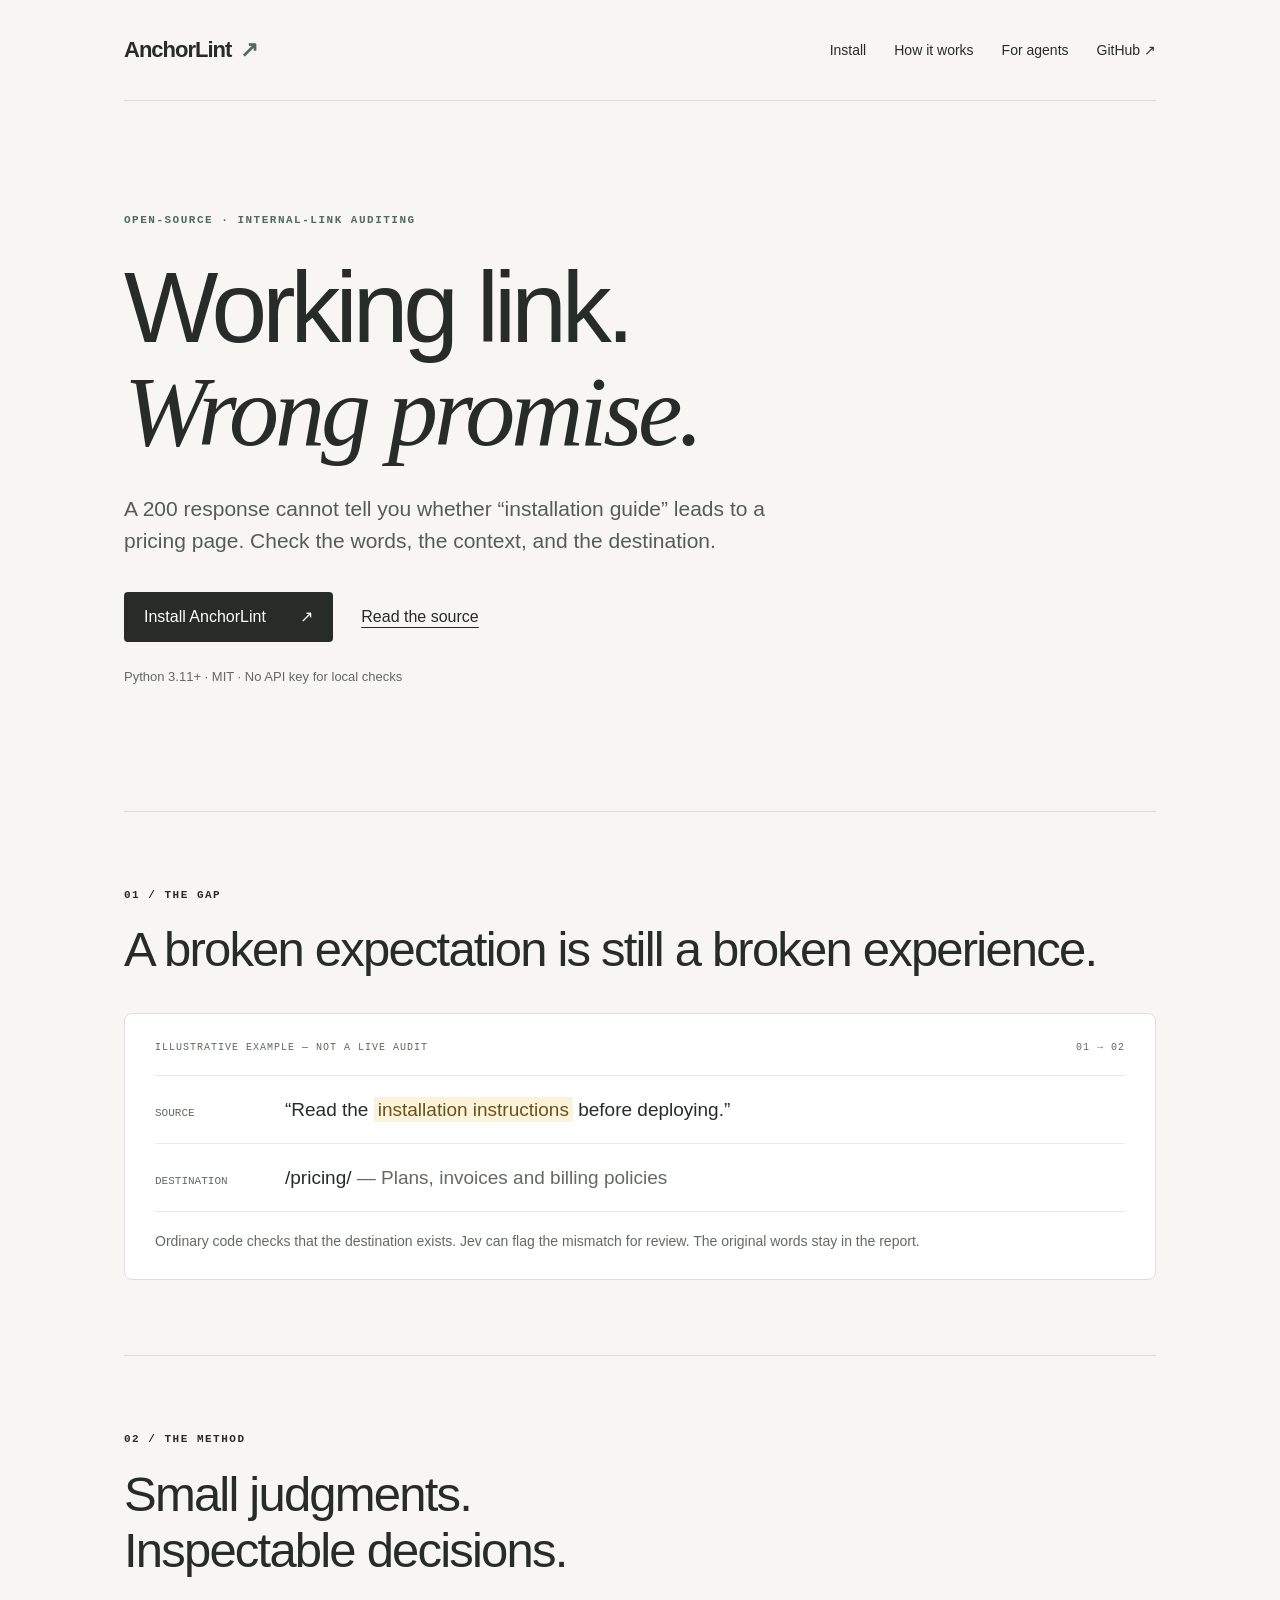
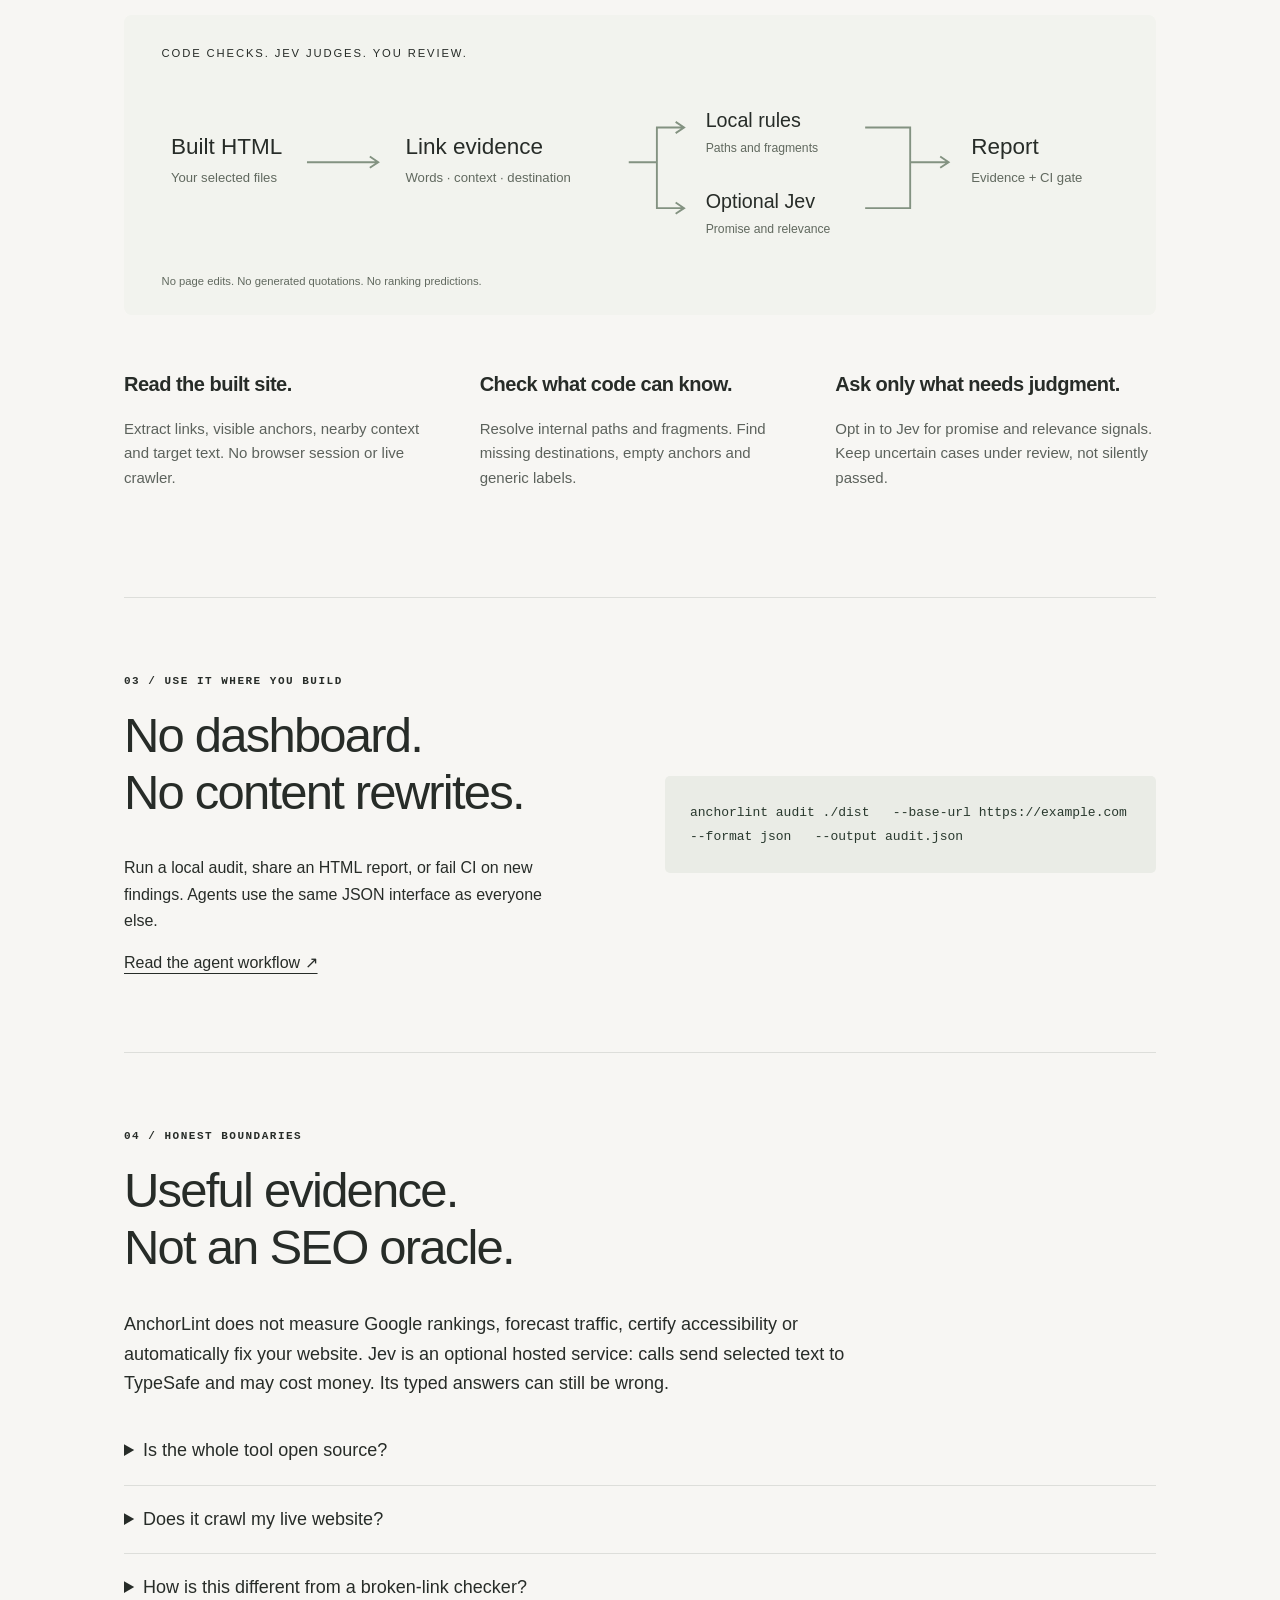
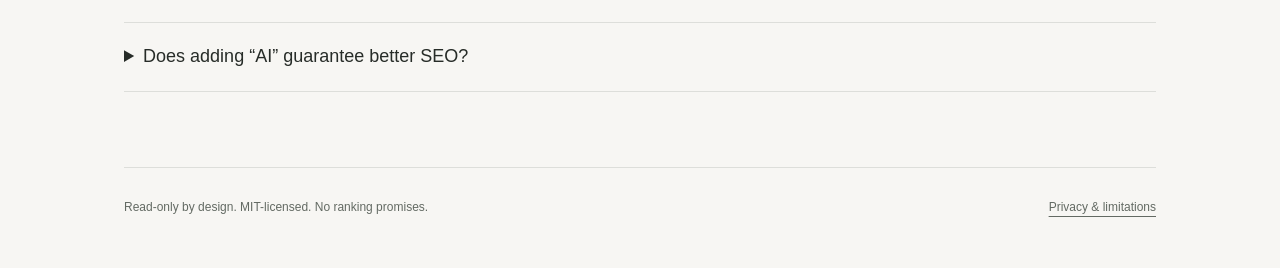
<file: site/index.html>
<!doctype html>
<html lang="en"><head><meta charset="utf-8"><meta name="viewport" content="width=device-width,initial-scale=1"><title>AnchorLint — Internal-link auditing with evidence</title><meta name="description" content="Audit broken and misleading internal links in static sites. Local checks, optional TypeSafe Jev judgments, exact source context and CI baselines."><link rel="canonical" href="https://prantikmedhi.github.io/anchorlint/"><meta property="og:title" content="AnchorLint — Internal-link auditing with evidence"><meta property="og:description" content="Audit broken and misleading internal links in static sites. Local checks, optional TypeSafe Jev judgments, exact source context and CI baselines."><meta property="og:type" content="website"><meta property="og:url" content="https://prantikmedhi.github.io/anchorlint/"><link rel="icon" href="favicon.svg" type="image/svg+xml"><link rel="stylesheet" href="style.css"><script type="application/ld+json">{"@context": "https://schema.org", "@type": "SoftwareSourceCode", "name": "AnchorLint", "description": "Audit broken and misleading internal links in static sites. Local checks, optional TypeSafe Jev judgments, exact source context and CI baselines.", "codeRepository": "https://github.com/prantikmedhi/anchorlint", "programmingLanguage": "Python", "license": "https://opensource.org/license/mit", "url": "https://prantikmedhi.github.io/anchorlint/", "runtimePlatform": "Python 3.11+"}</script><meta property="og:image" content="https://prantikmedhi.github.io/anchorlint/social.png"><meta property="og:image:width" content="1200"><meta property="og:image:height" content="630"><meta property="og:image:alt" content="AnchorLint: Working link. Wrong promise. Internal-link auditing with evidence."><meta name="twitter:card" content="summary_large_image"></head><body><a class="skip" href="#main">Skip to content</a><div class="shell"><nav aria-label="Main"><a class="brand" href="index.html">AnchorLint<span aria-hidden="true">↗</span></a><div><a href="installation.html">Install</a><a href="how-it-works.html">How it works</a><a href="agents.html">For agents</a><a href="https://github.com/prantikmedhi/anchorlint">GitHub ↗</a></div></nav><main id="main"><header class="hero"><p class="eyebrow">OPEN-SOURCE · INTERNAL-LINK AUDITING</p><h1>Working link.<br><em>Wrong promise.</em></h1><p class="lede">A 200 response cannot tell you whether “installation guide” leads to a pricing page. Check the words, the context, and the destination.</p><div class="actions"><a class="button" href="installation.html">Install AnchorLint <span aria-hidden="true">↗</span></a><a href="https://github.com/prantikmedhi/anchorlint">Read the source</a></div><p class="note">Python 3.11+ · MIT · No API key for local checks</p></header><section aria-labelledby="example-title"><div class="section-label">01 / THE GAP</div><h2 id="example-title">A broken expectation is still a broken experience.</h2><figure class="evidence"><div class="evidence-head"><span>ILLUSTRATIVE EXAMPLE — NOT A LIVE AUDIT</span><span>01 → 02</span></div><div class="evidence-row"><span class="label">Source</span><p>“Read the <mark>installation instructions</mark> before deploying.”</p></div><div class="evidence-row"><span class="label">Destination</span><p>/pricing/ <span class="muted">— Plans, invoices and billing policies</span></p></div><figcaption>Ordinary code checks that the destination exists. Jev can flag the mismatch for review. The original words stay in the report.</figcaption></figure></section><section><div class="section-label">02 / THE METHOD</div><h2>Small judgments.<br>Inspectable decisions.</h2><img class="diagram" src="diagram.svg" alt="Built HTML becomes exact link evidence. Local rules and optional Jev questions feed a report and CI gate." width="1100" height="320"><ol class="steps"><li><h3>Read the built site.</h3><p>Extract links, visible anchors, nearby context and target text. No browser session or live crawler.</p></li><li><h3>Check what code can know.</h3><p>Resolve internal paths and fragments. Find missing destinations, empty anchors and generic labels.</p></li><li><h3>Ask only what needs judgment.</h3><p>Opt in to Jev for promise and relevance signals. Keep uncertain cases under review, not silently passed.</p></li></ol></section><section class="split"><div><div class="section-label">03 / USE IT WHERE YOU BUILD</div><h2>No dashboard.<br>No content rewrites.</h2><p>Run a local audit, share an HTML report, or fail CI on new findings. Agents use the same JSON interface as everyone else.</p><a href="agents.html">Read the agent workflow ↗</a></div><pre><code>anchorlint audit ./dist   --base-url https://example.com   --format json   --output audit.json</code></pre></section><section><div class="section-label">04 / HONEST BOUNDARIES</div><h2>Useful evidence.<br>Not an SEO oracle.</h2><p class="prose">AnchorLint does not measure Google rankings, forecast traffic, certify accessibility or automatically fix your website. Jev is an optional hosted service: calls send selected text to TypeSafe and may cost money. Its typed answers can still be wrong.</p><details><summary>Is the whole tool open source?</summary><p>AnchorLint’s code is MIT-licensed. Jev is a separate hosted dependency, not model weights included in this project. Rules mode runs without it.</p></details><details><summary>Does it crawl my live website?</summary><p>No. Audit the built HTML output or a versioned JSON inventory. The current tool does not fetch pages or execute JavaScript.</p></details><details><summary>How is this different from a broken-link checker?</summary><p>It retains deterministic target and fragment checks, then optionally asks whether each link’s wording and surrounding context fit the destination. Evidence and uncertainty are part of the result.</p></details><details><summary>Does adding “AI” guarantee better SEO?</summary><p>No. AnchorLint helps you review link quality. It has not measured ranking uplift or calibrated its heuristics against search outcomes.</p></details></section></main><footer><p>Read-only by design. MIT-licensed. No ranking promises.</p><a href="https://github.com/prantikmedhi/anchorlint/blob/main/SECURITY.md">Privacy &amp; limitations</a></footer></div></body></html>
</file>
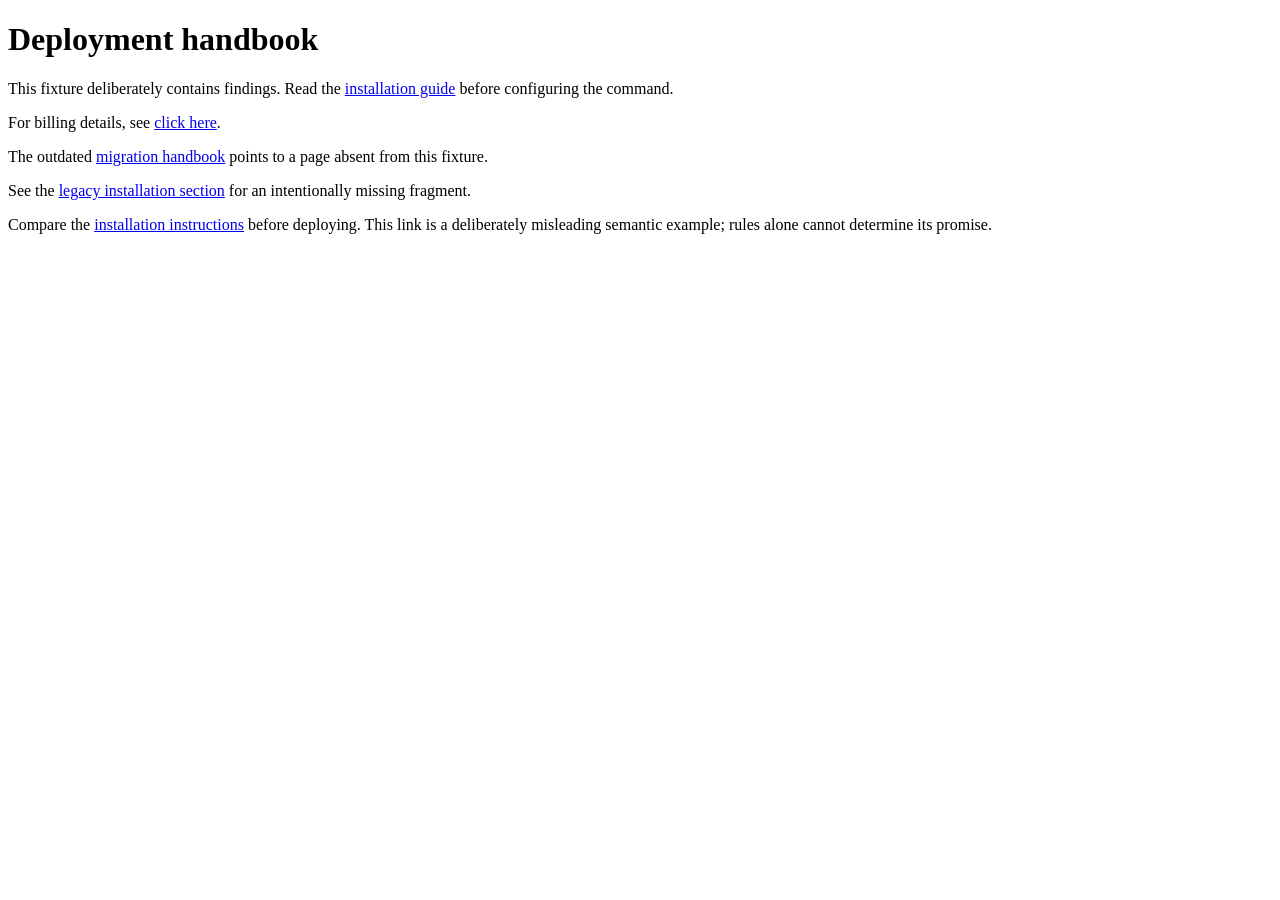
<file: examples/site/index.html>
<!doctype html><html lang="en"><head><meta charset="utf-8"><title>AnchorLint demonstration</title></head><body><main><h1>Deployment handbook</h1><p>This fixture deliberately contains findings. Read the <a href="/guide/#setup">installation guide</a> before configuring the command.</p><p>For billing details, see <a href="/pricing/">click here</a>.</p><p>The outdated <a href="/missing/">migration handbook</a> points to a page absent from this fixture.</p><p>See the <a href="/guide/#removed">legacy installation section</a> for an intentionally missing fragment.</p><p>Compare the <a href="/pricing/">installation instructions</a> before deploying. This link is a deliberately misleading semantic example; rules alone cannot determine its promise.</p></main></body></html>
</file>
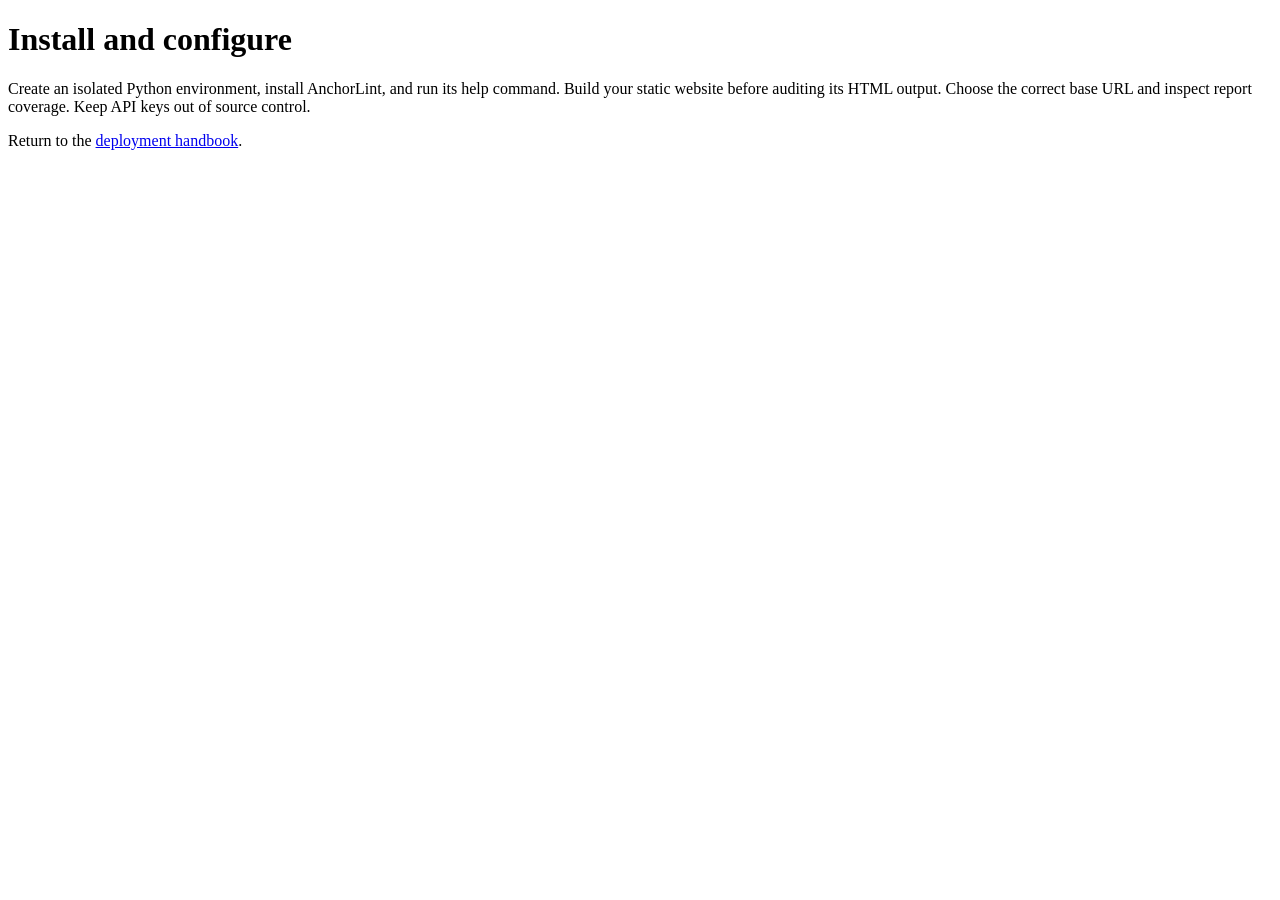
<file: examples/site/guide/index.html>
<!doctype html><html lang="en"><head><meta charset="utf-8"><title>Installation guide</title></head><body><main><h1 id="setup">Install and configure</h1><p>Create an isolated Python environment, install AnchorLint, and run its help command. Build your static website before auditing its HTML output. Choose the correct base URL and inspect report coverage. Keep API keys out of source control.</p><p>Return to the <a href="/">deployment handbook</a>.</p></main></body></html>
</file>
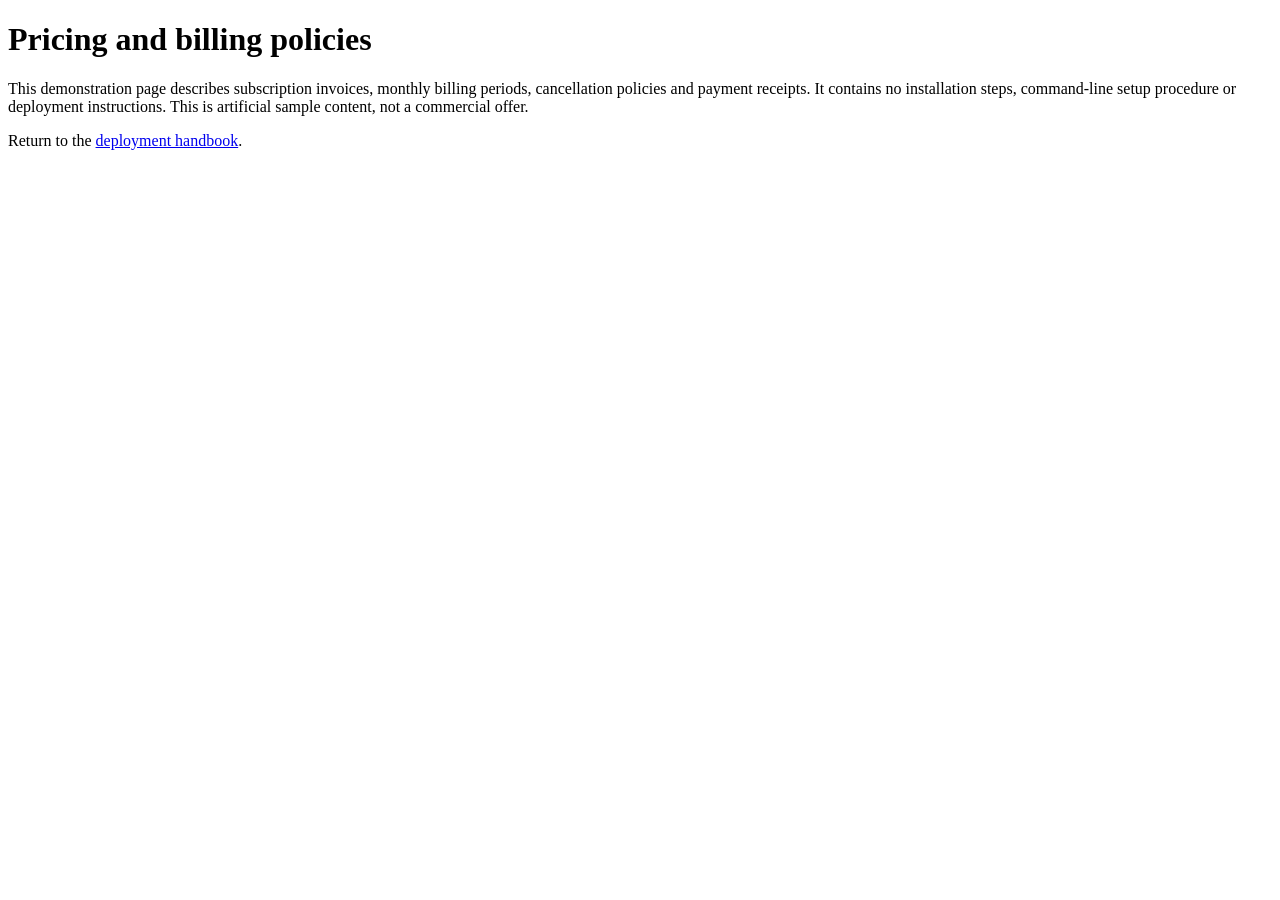
<file: examples/site/pricing/index.html>
<!doctype html><html lang="en"><head><meta charset="utf-8"><title>Plans and billing</title></head><body><main><h1>Pricing and billing policies</h1><p>This demonstration page describes subscription invoices, monthly billing periods, cancellation policies and payment receipts. It contains no installation steps, command-line setup procedure or deployment instructions. This is artificial sample content, not a commercial offer.</p><p>Return to the <a href="/">deployment handbook</a>.</p></main></body></html>
</file>
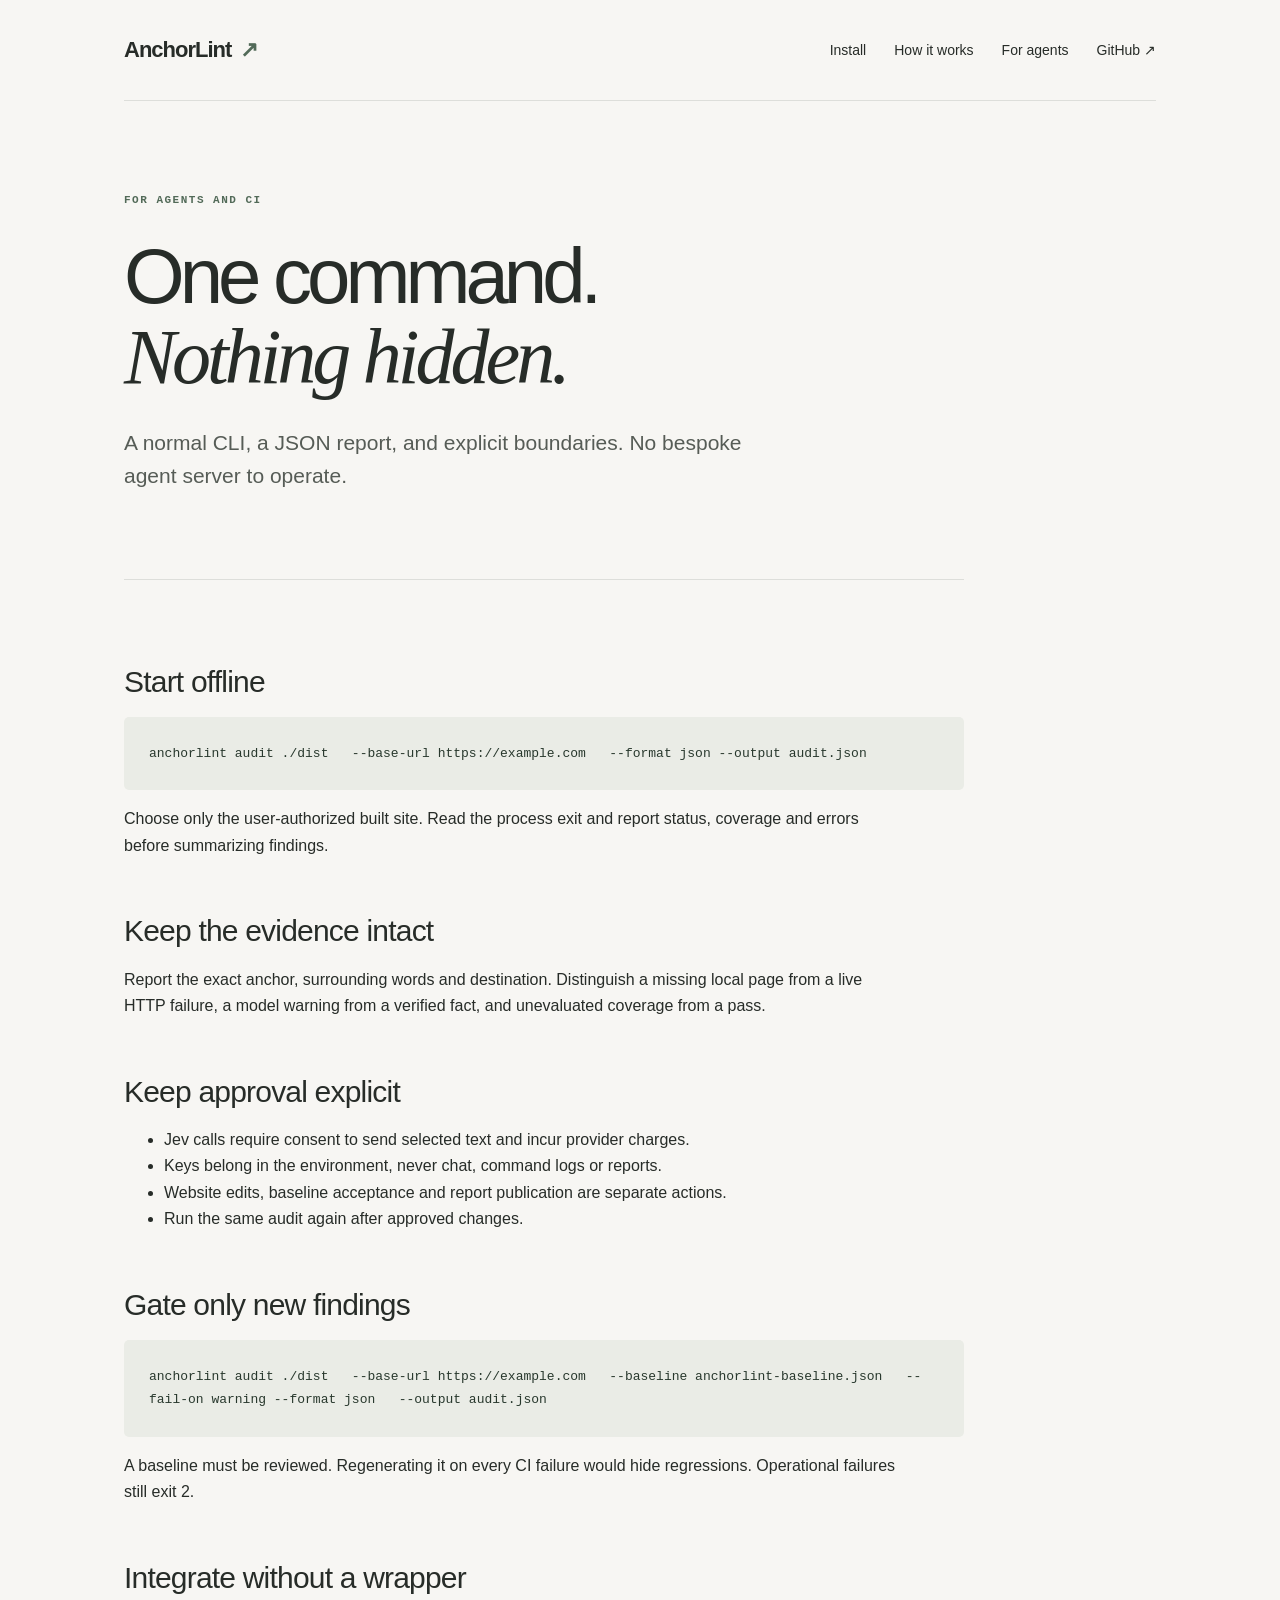
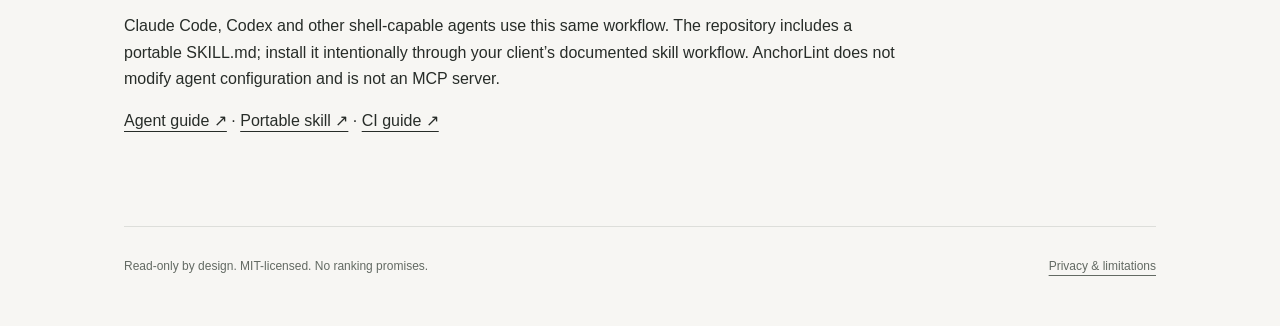
<file: site/agents.html>
<!doctype html>
<html lang="en"><head><meta charset="utf-8"><meta name="viewport" content="width=device-width,initial-scale=1"><title>AnchorLint for coding agents — CLI, JSON and safe SEO audits</title><meta name="description" content="Use AnchorLint from Claude Code, Codex or any shell-capable agent. Inspect exact link evidence without automatic website edits."><link rel="canonical" href="https://prantikmedhi.github.io/anchorlint/agents.html"><meta property="og:title" content="AnchorLint for coding agents — CLI, JSON and safe SEO audits"><meta property="og:description" content="Use AnchorLint from Claude Code, Codex or any shell-capable agent. Inspect exact link evidence without automatic website edits."><meta property="og:type" content="website"><meta property="og:url" content="https://prantikmedhi.github.io/anchorlint/agents.html"><link rel="icon" href="favicon.svg" type="image/svg+xml"><link rel="stylesheet" href="style.css"><script type="application/ld+json">{"@context": "https://schema.org", "@type": "SoftwareSourceCode", "name": "AnchorLint", "description": "Use AnchorLint from Claude Code, Codex or any shell-capable agent. Inspect exact link evidence without automatic website edits.", "codeRepository": "https://github.com/prantikmedhi/anchorlint", "programmingLanguage": "Python", "license": "https://opensource.org/license/mit", "url": "https://prantikmedhi.github.io/anchorlint/", "runtimePlatform": "Python 3.11+"}</script><meta property="og:image" content="https://prantikmedhi.github.io/anchorlint/social.png"><meta property="og:image:width" content="1200"><meta property="og:image:height" content="630"><meta property="og:image:alt" content="AnchorLint: Working link. Wrong promise. Internal-link auditing with evidence."><meta name="twitter:card" content="summary_large_image"></head><body><a class="skip" href="#main">Skip to content</a><div class="shell"><nav aria-label="Main"><a class="brand" href="index.html">AnchorLint<span aria-hidden="true">↗</span></a><div><a href="installation.html">Install</a><a href="how-it-works.html">How it works</a><a href="agents.html">For agents</a><a href="https://github.com/prantikmedhi/anchorlint">GitHub ↗</a></div></nav><main id="main"><header class="document-head"><p class="eyebrow">FOR AGENTS AND CI</p><h1>One command.<br><em>Nothing hidden.</em></h1><p class="lede">A normal CLI, a JSON report, and explicit boundaries. No bespoke agent server to operate.</p></header><section class="doc"><h2>Start offline</h2><pre><code>anchorlint audit ./dist   --base-url https://example.com   --format json --output audit.json</code></pre><p>Choose only the user-authorized built site. Read the process exit and report status, coverage and errors before summarizing findings.</p><h2>Keep the evidence intact</h2><p>Report the exact anchor, surrounding words and destination. Distinguish a missing local page from a live HTTP failure, a model warning from a verified fact, and unevaluated coverage from a pass.</p><h2>Keep approval explicit</h2><ul><li>Jev calls require consent to send selected text and incur provider charges.</li><li>Keys belong in the environment, never chat, command logs or reports.</li><li>Website edits, baseline acceptance and report publication are separate actions.</li><li>Run the same audit again after approved changes.</li></ul><h2>Gate only new findings</h2><pre><code>anchorlint audit ./dist   --base-url https://example.com   --baseline anchorlint-baseline.json   --fail-on warning --format json   --output audit.json</code></pre><p>A baseline must be reviewed. Regenerating it on every CI failure would hide regressions. Operational failures still exit 2.</p><h2>Integrate without a wrapper</h2><p>Claude Code, Codex and other shell-capable agents use this same workflow. The repository includes a portable SKILL.md; install it intentionally through your client’s documented skill workflow. AnchorLint does not modify agent configuration and is not an MCP server.</p><p><a href="https://github.com/prantikmedhi/anchorlint/blob/main/docs/agent-guide.md">Agent guide ↗</a> · <a href="https://github.com/prantikmedhi/anchorlint/blob/main/skills/anchorlint/SKILL.md">Portable skill ↗</a> · <a href="https://github.com/prantikmedhi/anchorlint/blob/main/docs/ci.md">CI guide ↗</a></p></section></main><footer><p>Read-only by design. MIT-licensed. No ranking promises.</p><a href="https://github.com/prantikmedhi/anchorlint/blob/main/SECURITY.md">Privacy &amp; limitations</a></footer></div></body></html>
</file>
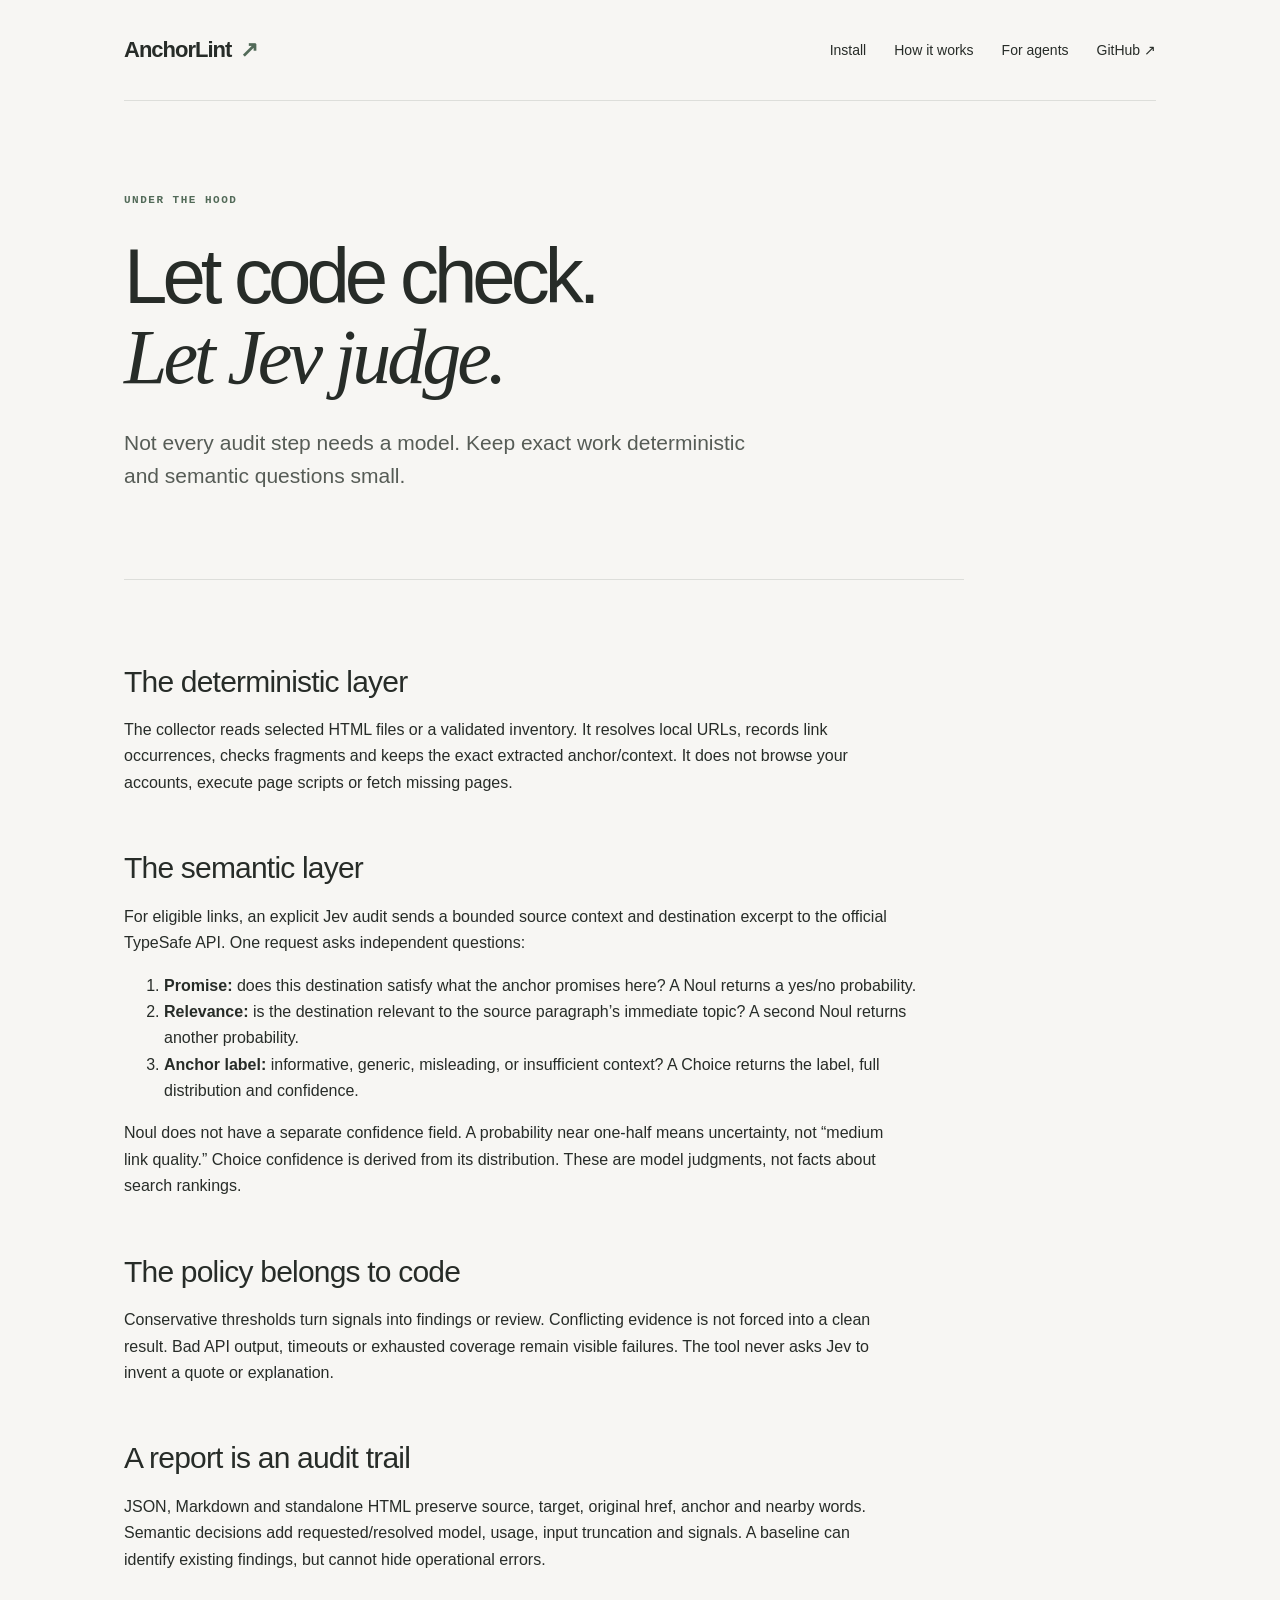
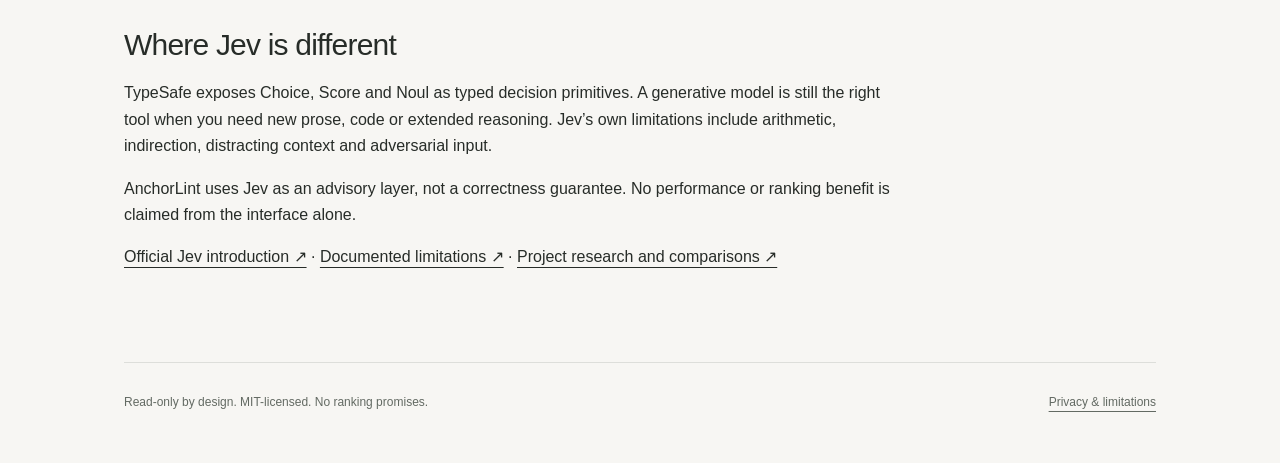
<file: site/how-it-works.html>
<!doctype html>
<html lang="en"><head><meta charset="utf-8"><meta name="viewport" content="width=device-width,initial-scale=1"><title>How AnchorLint uses Jev — Decisions, not generated SEO copy</title><meta name="description" content="Understand AnchorLint’s local extraction, atomic Jev questions, confidence handling, evidence reports and limitations."><link rel="canonical" href="https://prantikmedhi.github.io/anchorlint/how-it-works.html"><meta property="og:title" content="How AnchorLint uses Jev — Decisions, not generated SEO copy"><meta property="og:description" content="Understand AnchorLint’s local extraction, atomic Jev questions, confidence handling, evidence reports and limitations."><meta property="og:type" content="website"><meta property="og:url" content="https://prantikmedhi.github.io/anchorlint/how-it-works.html"><link rel="icon" href="favicon.svg" type="image/svg+xml"><link rel="stylesheet" href="style.css"><script type="application/ld+json">{"@context": "https://schema.org", "@type": "SoftwareSourceCode", "name": "AnchorLint", "description": "Understand AnchorLint\u2019s local extraction, atomic Jev questions, confidence handling, evidence reports and limitations.", "codeRepository": "https://github.com/prantikmedhi/anchorlint", "programmingLanguage": "Python", "license": "https://opensource.org/license/mit", "url": "https://prantikmedhi.github.io/anchorlint/", "runtimePlatform": "Python 3.11+"}</script><meta property="og:image" content="https://prantikmedhi.github.io/anchorlint/social.png"><meta property="og:image:width" content="1200"><meta property="og:image:height" content="630"><meta property="og:image:alt" content="AnchorLint: Working link. Wrong promise. Internal-link auditing with evidence."><meta name="twitter:card" content="summary_large_image"></head><body><a class="skip" href="#main">Skip to content</a><div class="shell"><nav aria-label="Main"><a class="brand" href="index.html">AnchorLint<span aria-hidden="true">↗</span></a><div><a href="installation.html">Install</a><a href="how-it-works.html">How it works</a><a href="agents.html">For agents</a><a href="https://github.com/prantikmedhi/anchorlint">GitHub ↗</a></div></nav><main id="main"><header class="document-head"><p class="eyebrow">UNDER THE HOOD</p><h1>Let code check.<br><em>Let Jev judge.</em></h1><p class="lede">Not every audit step needs a model. Keep exact work deterministic and semantic questions small.</p></header><section class="doc"><h2>The deterministic layer</h2><p>The collector reads selected HTML files or a validated inventory. It resolves local URLs, records link occurrences, checks fragments and keeps the exact extracted anchor/context. It does not browse your accounts, execute page scripts or fetch missing pages.</p><h2>The semantic layer</h2><p>For eligible links, an explicit Jev audit sends a bounded source context and destination excerpt to the official TypeSafe API. One request asks independent questions:</p><ol><li><strong>Promise:</strong> does this destination satisfy what the anchor promises here? A Noul returns a yes/no probability.</li><li><strong>Relevance:</strong> is the destination relevant to the source paragraph’s immediate topic? A second Noul returns another probability.</li><li><strong>Anchor label:</strong> informative, generic, misleading, or insufficient context? A Choice returns the label, full distribution and confidence.</li></ol><p>Noul does not have a separate confidence field. A probability near one-half means uncertainty, not “medium link quality.” Choice confidence is derived from its distribution. These are model judgments, not facts about search rankings.</p><h2>The policy belongs to code</h2><p>Conservative thresholds turn signals into findings or review. Conflicting evidence is not forced into a clean result. Bad API output, timeouts or exhausted coverage remain visible failures. The tool never asks Jev to invent a quote or explanation.</p><h2>A report is an audit trail</h2><p>JSON, Markdown and standalone HTML preserve source, target, original href, anchor and nearby words. Semantic decisions add requested/resolved model, usage, input truncation and signals. A baseline can identify existing findings, but cannot hide operational errors.</p><h2>Where Jev is different</h2><p>TypeSafe exposes Choice, Score and Noul as typed decision primitives. A generative model is still the right tool when you need new prose, code or extended reasoning. Jev’s own limitations include arithmetic, indirection, distracting context and adversarial input.</p><p>AnchorLint uses Jev as an advisory layer, not a correctness guarantee. No performance or ranking benefit is claimed from the interface alone.</p><p><a href="https://docs.typesafe.ai/introduction">Official Jev introduction ↗</a> · <a href="https://docs.typesafe.ai/model-jaggedness/jev-1.13">Documented limitations ↗</a> · <a href="https://github.com/prantikmedhi/anchorlint/blob/main/docs/research.md">Project research and comparisons ↗</a></p></section></main><footer><p>Read-only by design. MIT-licensed. No ranking promises.</p><a href="https://github.com/prantikmedhi/anchorlint/blob/main/SECURITY.md">Privacy &amp; limitations</a></footer></div></body></html>
</file>
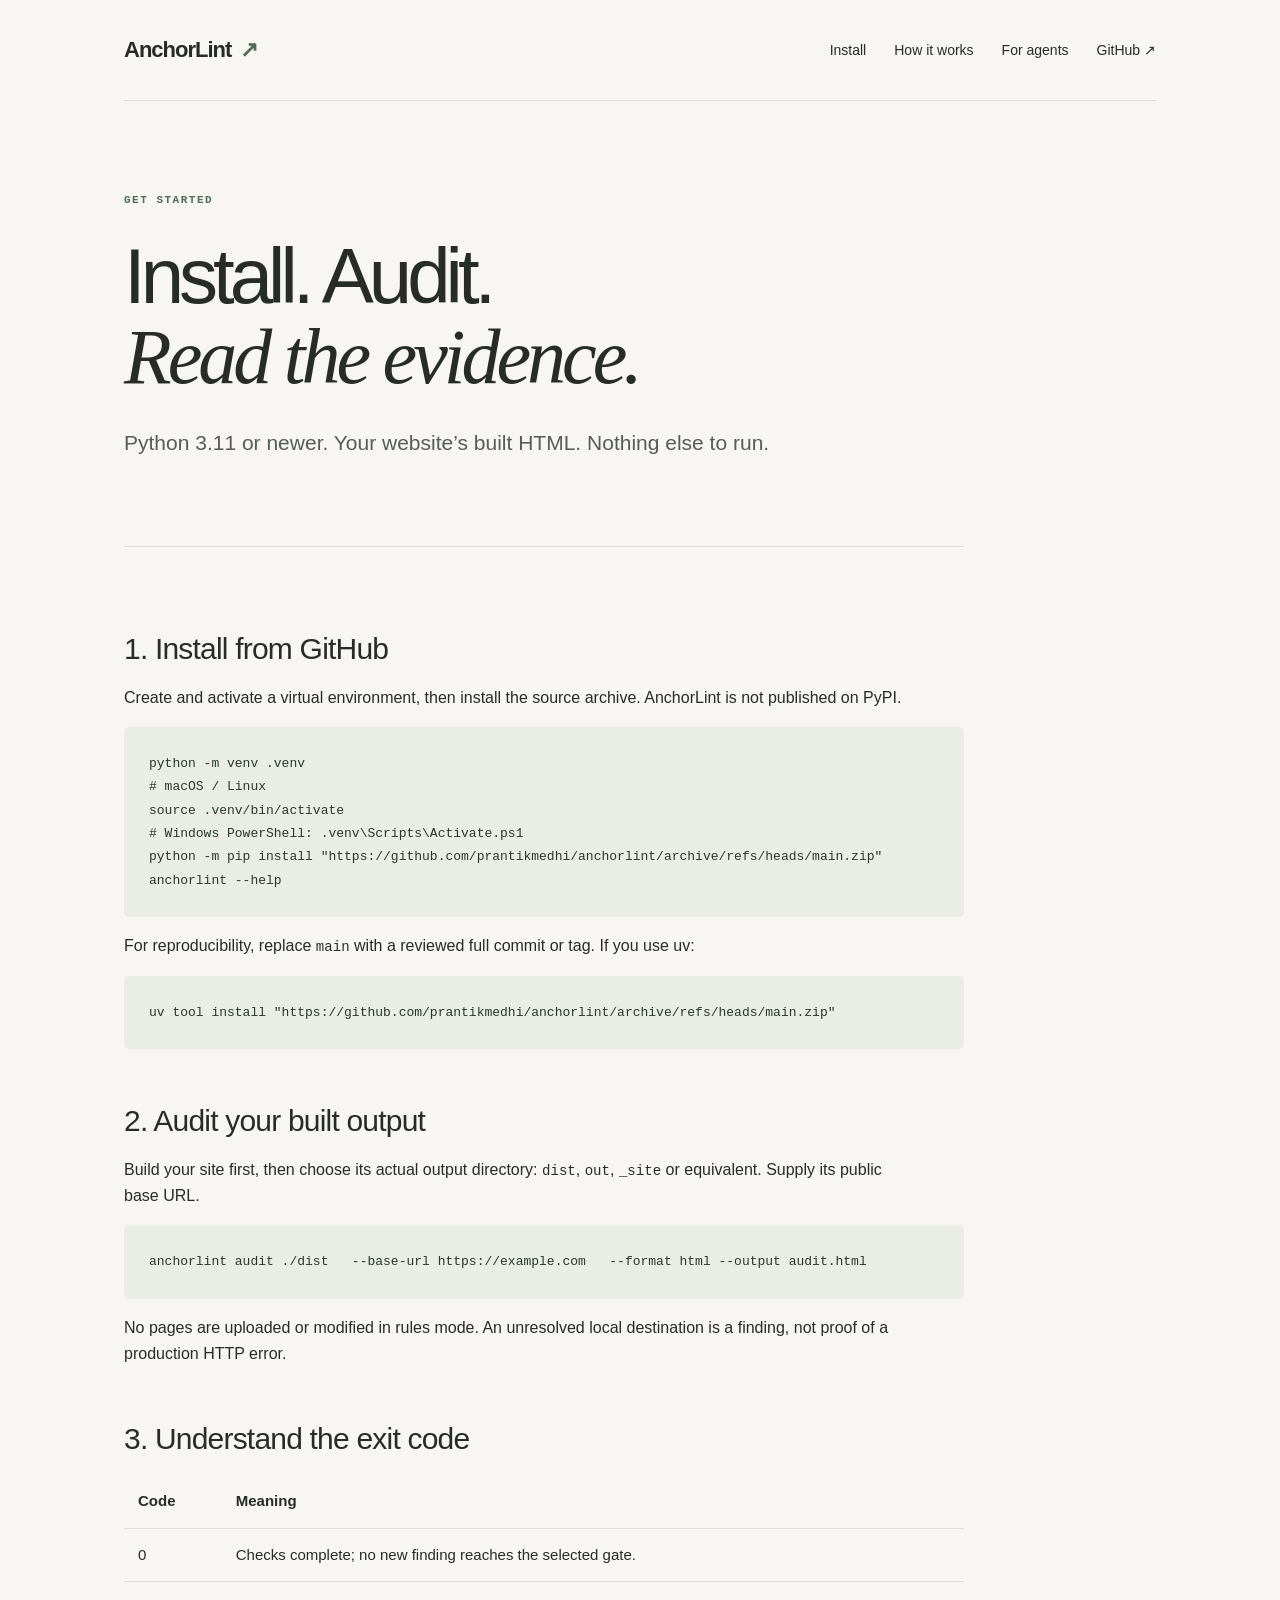
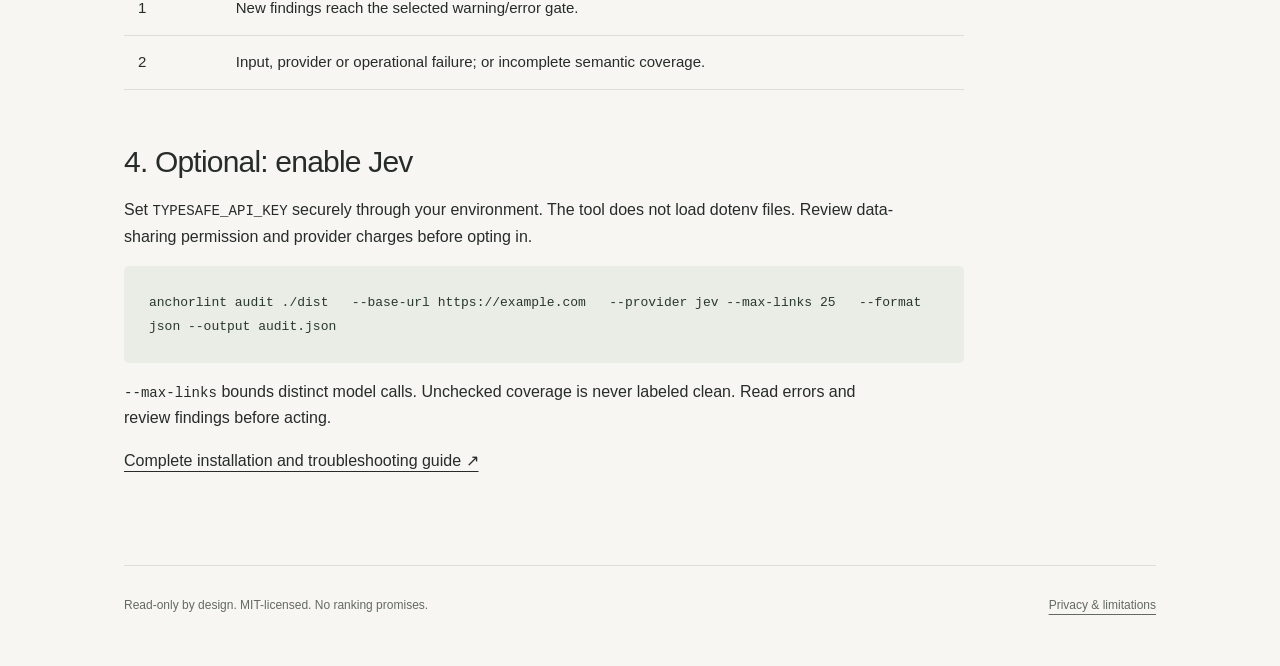
<file: site/installation.html>
<!doctype html>
<html lang="en"><head><meta charset="utf-8"><meta name="viewport" content="width=device-width,initial-scale=1"><title>Install AnchorLint — Python CLI for internal-link audits</title><meta name="description" content="Install AnchorLint on macOS, Linux or Windows. Run a local HTML link audit without API keys, then optionally enable Jev."><link rel="canonical" href="https://prantikmedhi.github.io/anchorlint/installation.html"><meta property="og:title" content="Install AnchorLint — Python CLI for internal-link audits"><meta property="og:description" content="Install AnchorLint on macOS, Linux or Windows. Run a local HTML link audit without API keys, then optionally enable Jev."><meta property="og:type" content="website"><meta property="og:url" content="https://prantikmedhi.github.io/anchorlint/installation.html"><link rel="icon" href="favicon.svg" type="image/svg+xml"><link rel="stylesheet" href="style.css"><script type="application/ld+json">{"@context": "https://schema.org", "@type": "SoftwareSourceCode", "name": "AnchorLint", "description": "Install AnchorLint on macOS, Linux or Windows. Run a local HTML link audit without API keys, then optionally enable Jev.", "codeRepository": "https://github.com/prantikmedhi/anchorlint", "programmingLanguage": "Python", "license": "https://opensource.org/license/mit", "url": "https://prantikmedhi.github.io/anchorlint/", "runtimePlatform": "Python 3.11+"}</script><meta property="og:image" content="https://prantikmedhi.github.io/anchorlint/social.png"><meta property="og:image:width" content="1200"><meta property="og:image:height" content="630"><meta property="og:image:alt" content="AnchorLint: Working link. Wrong promise. Internal-link auditing with evidence."><meta name="twitter:card" content="summary_large_image"></head><body><a class="skip" href="#main">Skip to content</a><div class="shell"><nav aria-label="Main"><a class="brand" href="index.html">AnchorLint<span aria-hidden="true">↗</span></a><div><a href="installation.html">Install</a><a href="how-it-works.html">How it works</a><a href="agents.html">For agents</a><a href="https://github.com/prantikmedhi/anchorlint">GitHub ↗</a></div></nav><main id="main"><header class="document-head"><p class="eyebrow">GET STARTED</p><h1>Install. Audit.<br><em>Read the evidence.</em></h1><p class="lede">Python 3.11 or newer. Your website’s built HTML. Nothing else to run.</p></header><section class="doc"><h2>1. Install from GitHub</h2><p>Create and activate a virtual environment, then install the source archive. AnchorLint is not published on PyPI.</p><pre><code>python -m venv .venv
# macOS / Linux
source .venv/bin/activate
# Windows PowerShell: .venv\Scripts\Activate.ps1
python -m pip install "https://github.com/prantikmedhi/anchorlint/archive/refs/heads/main.zip"
anchorlint --help</code></pre><p>For reproducibility, replace <code>main</code> with a reviewed full commit or tag. If you use uv:</p><pre><code>uv tool install "https://github.com/prantikmedhi/anchorlint/archive/refs/heads/main.zip"</code></pre><h2>2. Audit your built output</h2><p>Build your site first, then choose its actual output directory: <code>dist</code>, <code>out</code>, <code>_site</code> or equivalent. Supply its public base URL.</p><pre><code>anchorlint audit ./dist   --base-url https://example.com   --format html --output audit.html</code></pre><p>No pages are uploaded or modified in rules mode. An unresolved local destination is a finding, not proof of a production HTTP error.</p><h2>3. Understand the exit code</h2><table><thead><tr><th>Code</th><th>Meaning</th></tr></thead><tbody><tr><td>0</td><td>Checks complete; no new finding reaches the selected gate.</td></tr><tr><td>1</td><td>New findings reach the selected warning/error gate.</td></tr><tr><td>2</td><td>Input, provider or operational failure; or incomplete semantic coverage.</td></tr></tbody></table><h2>4. Optional: enable Jev</h2><p>Set <code>TYPESAFE_API_KEY</code> securely through your environment. The tool does not load dotenv files. Review data-sharing permission and provider charges before opting in.</p><pre><code>anchorlint audit ./dist   --base-url https://example.com   --provider jev --max-links 25   --format json --output audit.json</code></pre><p><code>--max-links</code> bounds distinct model calls. Unchecked coverage is never labeled clean. Read errors and review findings before acting.</p><p><a href="https://github.com/prantikmedhi/anchorlint/blob/main/docs/installation.md">Complete installation and troubleshooting guide ↗</a></p></section></main><footer><p>Read-only by design. MIT-licensed. No ranking promises.</p><a href="https://github.com/prantikmedhi/anchorlint/blob/main/SECURITY.md">Privacy &amp; limitations</a></footer></div></body></html>
</file>
<file: site/style.css>
*{box-sizing:border-box}html{scroll-behavior:smooth}body{margin:0;background:#f7f6f3;color:#272c28;font:16px/1.65 "Helvetica Neue",Arial,sans-serif}.shell{max-width:1120px;margin:0 auto;padding:0 44px}a{color:inherit;text-underline-offset:5px}a:hover{color:#366344}a:focus-visible,summary:focus-visible{outline:2px solid #366344;outline-offset:5px}nav{display:flex;justify-content:space-between;align-items:center;padding:32px 0;border-bottom:1px solid #dddeda;gap:24px}nav div{display:flex;gap:28px;flex-wrap:wrap}nav a{text-decoration:none;font-size:14px}.brand{font-size:22px;font-weight:700;letter-spacing:-1px}.brand span{display:inline-block;margin-left:9px;color:#526a58}.hero{padding:100px 0 110px}.eyebrow,.section-label{font:11px/1.5 "SF Mono",Consolas,monospace;letter-spacing:1.5px;font-weight:600}.eyebrow{color:#526a58;margin-bottom:27px}h1{font-size:clamp(58px,8.5vw,100px);line-height:1.03;letter-spacing:-5px;font-weight:500;margin:0 0 30px}h1 em,h2 em{font-family:Georgia,serif;font-weight:400;letter-spacing:-4px}h2{font-size:clamp(30px,4.7vw,49px);line-height:1.15;font-weight:500;letter-spacing:-1.8px;margin:18px 0 35px}h3{font-size:20px;line-height:1.3;letter-spacing:-.5px}.lede{font-size:21px;line-height:1.55;max-width:660px;color:#565c56}.actions{display:flex;gap:28px;align-items:center;margin-top:34px;flex-wrap:wrap}.button{background:#272c28;color:#fff!important;padding:12px 20px;border-radius:4px;text-decoration:none;font-weight:500}.button span{margin-left:30px}.note,.muted{color:#636a63}.note{font-size:13px;margin-top:24px}section{padding:75px 0;border-top:1px solid #dddeda}.evidence{margin:0;background:#fff;border:1px solid #dedfda;border-radius:8px;padding:26px 30px}.evidence-head{display:flex;justify-content:space-between;gap:12px;font:10px/1.5 "SF Mono",Consolas,monospace;letter-spacing:1px;color:#60685f;padding-bottom:20px}.evidence-row{display:grid;grid-template-columns:110px 1fr;align-items:baseline;border-top:1px solid #eaeaea;padding:18px 0;gap:20px}.evidence-row p{margin:0;font-size:19px}.label{font:11px "SF Mono",Consolas,monospace;text-transform:uppercase;color:#636a63}mark{background:#fbf3db;color:#6c5117;padding:2px 4px}.evidence figcaption{font-size:14px;color:#636a63;border-top:1px solid #eaeaea;padding-top:18px}.diagram{display:block;width:100%;height:auto;margin:36px 0}.steps{display:grid;grid-template-columns:repeat(3,1fr);gap:35px;padding:0;list-style:none}.steps p{color:#5c625c;font-size:15px}.split{display:grid;grid-template-columns:1fr 1fr;gap:50px;align-items:center}.split p{max-width:430px}.prose{max-width:750px;font-size:18px}pre{white-space:pre-wrap;overflow-wrap:anywhere;background:#eaece6;padding:25px;border-radius:5px;color:#28382d;font:13px/1.8 "SF Mono",Consolas,monospace;max-width:100%}code{font-family:"SF Mono",Consolas,monospace;font-size:.88em}pre code{font:inherit}details{border-bottom:1px solid #dddeda;padding:19px 0}summary{cursor:pointer;font-size:18px}details p{max-width:800px;color:#555e56}footer{padding:30px 0 50px;border-top:1px solid #dddeda;display:flex;justify-content:space-between;gap:20px;font-size:12px;color:#636a63}footer p{margin:0}.document-head{padding:80px 0 65px}.document-head h1{font-size:clamp(50px,7vw,78px)}.doc{max-width:840px;padding-top:30px}.doc h2{font-size:30px;margin:55px 0 18px;letter-spacing:-.8px}.doc p,.doc li{max-width:780px}.doc table{border-collapse:collapse;width:100%;font-size:15px}.doc th,.doc td{text-align:left;padding:14px;border-bottom:1px solid #dddeda}.skip{position:absolute;left:12px;top:-70px;padding:10px;background:#fff}.skip:focus{top:12px}@media(max-width:720px){.shell{padding:0 22px}nav{align-items:flex-start;gap:18px}nav div{gap:12px 18px;max-width:230px;justify-content:flex-end}nav a{font-size:12px}.brand{font-size:19px}.hero{padding:65px 0 70px}h1{letter-spacing:-3px}h1 em{letter-spacing:-3px}.lede{font-size:18px}section{padding:48px 0}.steps,.split{grid-template-columns:1fr;gap:20px}.evidence{padding:18px}.evidence-row{grid-template-columns:1fr;gap:8px}.evidence-row p{font-size:16px}footer{flex-direction:column}.document-head{padding:55px 0 40px}.diagram{min-height:110px}}@media(prefers-reduced-motion:reduce){html{scroll-behavior:auto}}
</file>
